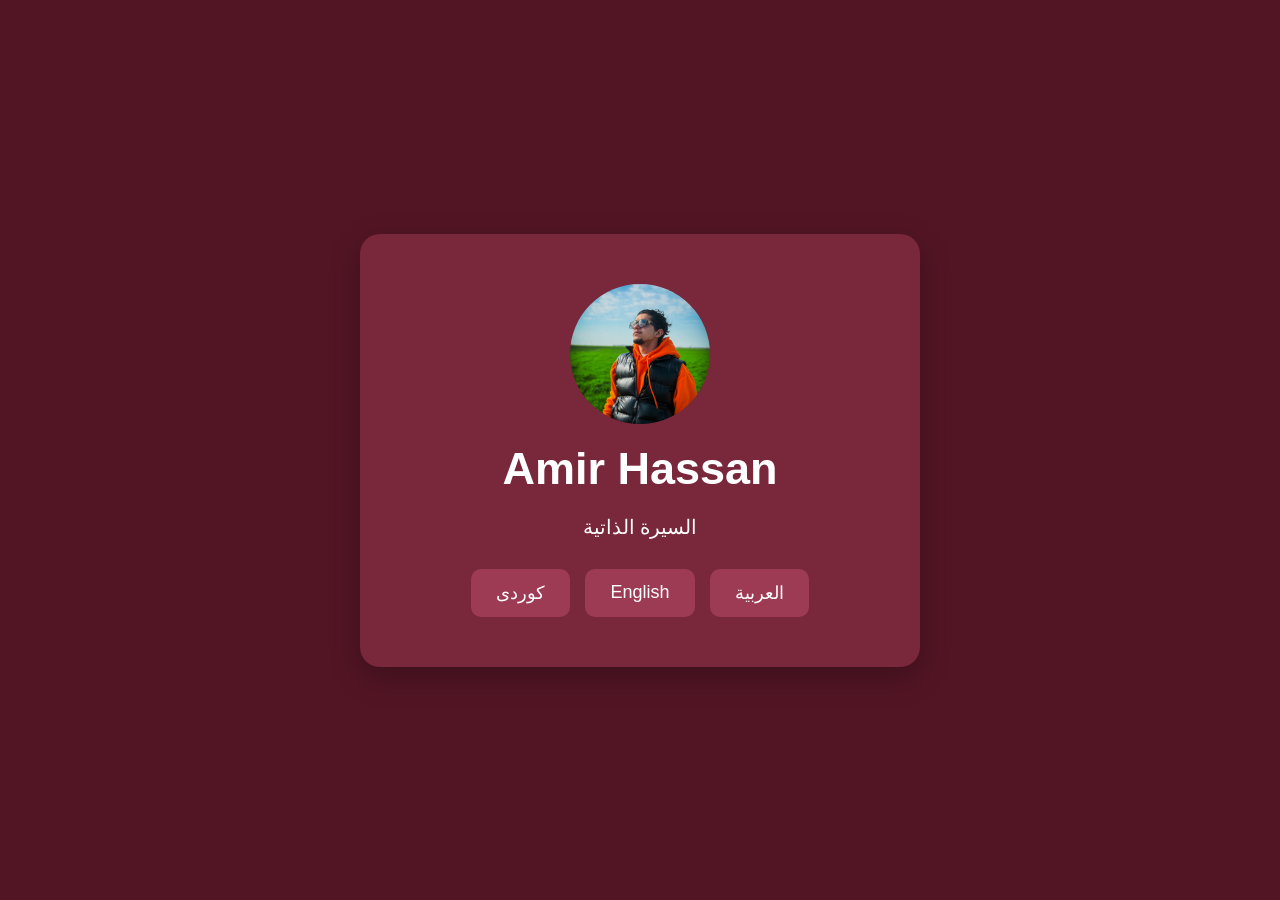
<file: index.html>
<!DOCTYPE html>
<html lang="ar" dir="rtl">

<head>

    <meta charset="UTF-8">
    <meta name="viewport" content="width=device-width, initial-scale=1.0">

    <title>Amir Hassan - CV</title>
    <link rel="stylesheet" href="first.css">

</head>


<body>


    <div class="welcome">
                        <img src="1.JPG" alt="Profile Photo" width="150px">


        <h1>Amir Hassan</h1>

        <p>السيرة الذاتية</p>


        <div class="languages">

            <a href="arabic.html">العربية</a>

            <a href="english.html">English</a>

            <a href="kurdish.html">کوردی</a>

        </div>

    </div>


</body>

</html>
</file>
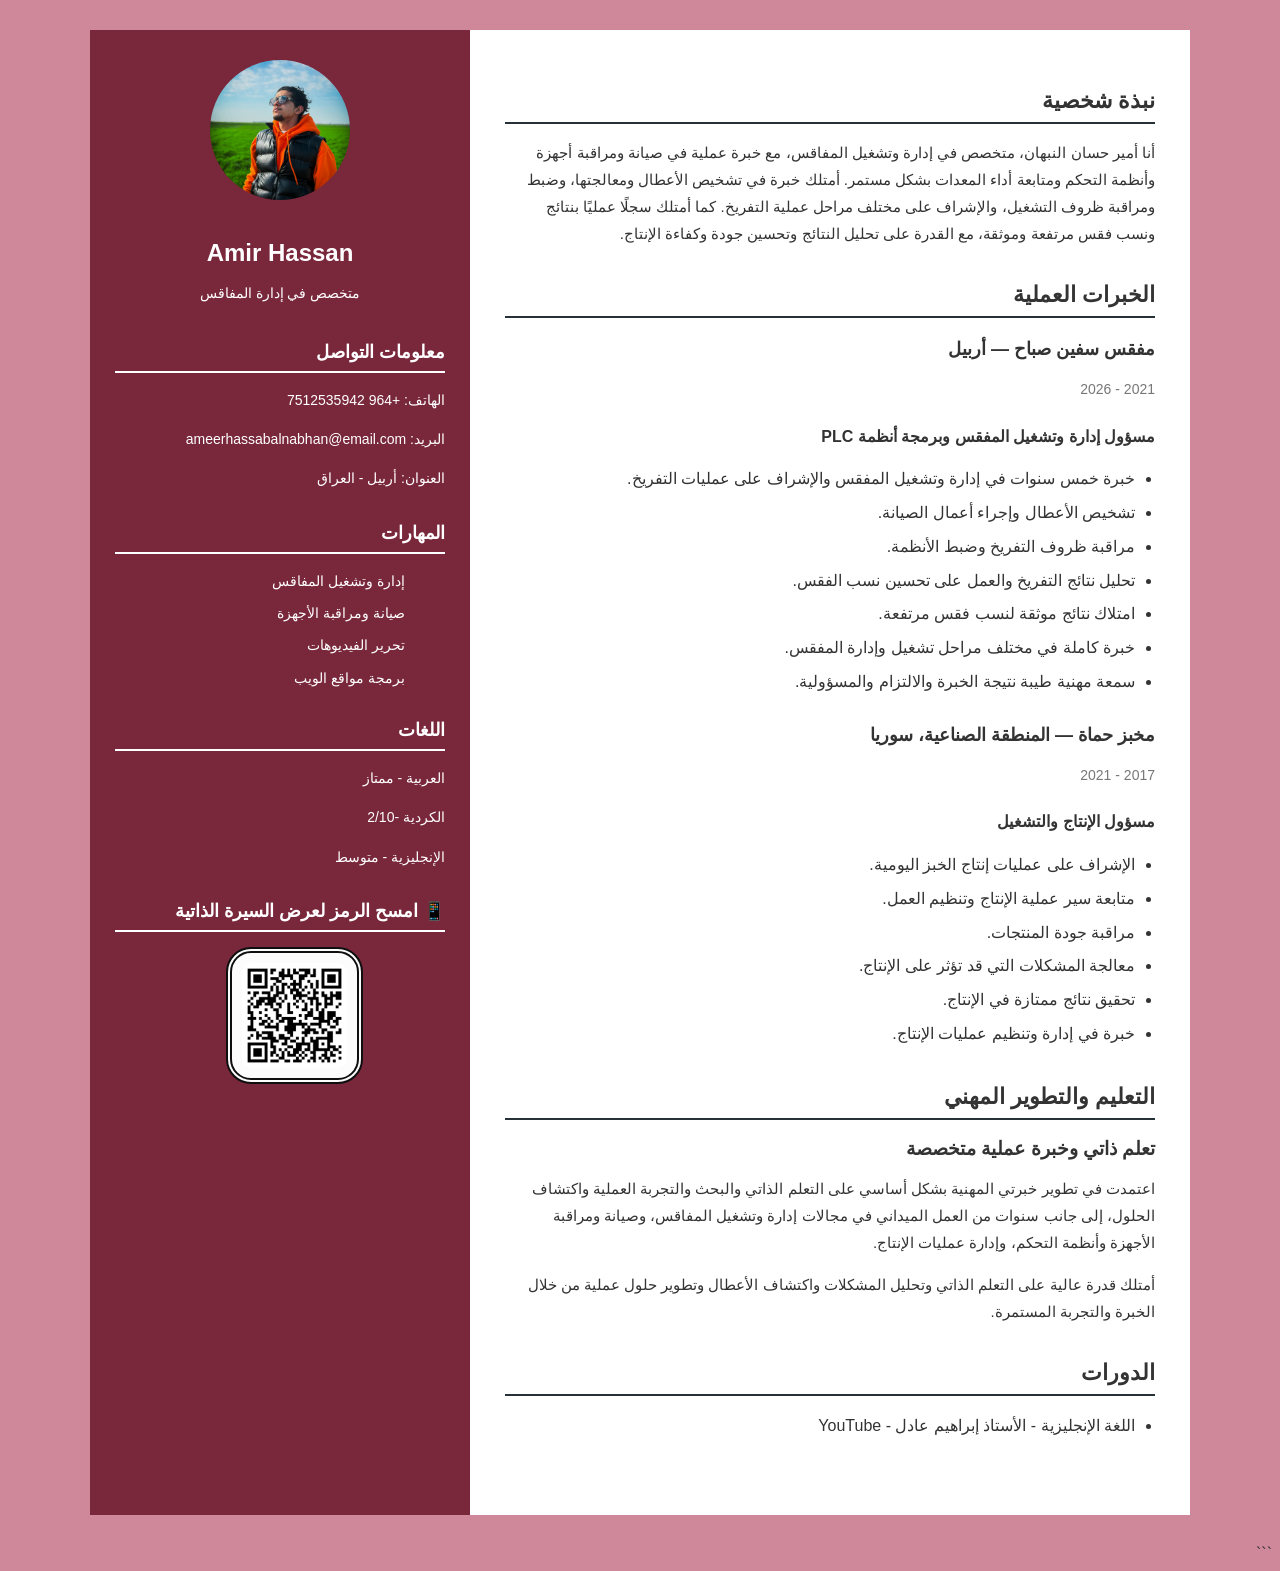
<file: arabic.html>
<!DOCTYPE html>
<html lang="ar" dir="rtl">

<head>
    <meta charset="UTF-8">
    <meta name="viewport" content="width=device-width, initial-scale=1.0">
    <title>السيرة الذاتية - أمير حسان</title>

    <link rel="stylesheet" href="css.css">
</head>

<body>

    <div class="cv">

        <aside class="sidebar">

            <div class="profile">
                <img src="1.JPG" alt="الصورة الشخصية" width="150px">
          
                <h1>Amir Hassan</h1>
                <p>متخصص في إدارة المفاقس</p>
            </div>

            <section class="contact">
                <h2>معلومات التواصل</h2>

                <p>الهاتف: +964 7512535942</p>
                <p>البريد: ameerhassabalnabhan@email.com</p>
                <p>العنوان: أربيل - العراق</p>
            </section>

            <section class="skills">
                <h2>المهارات</h2>

                <ul>
                    <!-- <li>برمجة أنظمة PLC</li> -->
                    <li>إدارة وتشغيل المفاقس</li>
                    <li>صيانة ومراقبة الأجهزة</li>
                    <li>تحرير الفيديوهات</li>
                    <li>برمجة مواقع الويب</li>
                </ul>
            </section>

            <section class="languages">
                <h2>اللغات</h2>

                <p>العربية - ممتاز</p>
                <p>الكردية -2/10</p>
                <p>الإنجليزية - متوسط</p>
            </section>
            <div>
<h2>📱 امسح الرمز لعرض السيرة الذاتية</h2>
                <img id="qr" src="qr-code.png" alt="QR" width="105px">
        </div>        
        </aside>


        <main class="content">

            <section class="about">

                <h2>نبذة شخصية</h2>

                <p>
                    أنا أمير حسان النبهان، متخصص في  
                    إدارة وتشغيل المفاقس، مع خبرة عملية في صيانة ومراقبة
                    أجهزة وأنظمة التحكم ومتابعة أداء المعدات بشكل مستمر.
                    أمتلك خبرة في تشخيص الأعطال ومعالجتها، وضبط ومراقبة
                    ظروف التشغيل، والإشراف على مختلف مراحل عملية التفريخ.
                    كما أمتلك سجلًا عمليًا بنتائج ونسب فقس مرتفعة وموثقة،
                    مع القدرة على تحليل النتائج وتحسين جودة وكفاءة الإنتاج.
                </p>

            </section>


            <section class="experience">

                <h2>الخبرات العملية</h2>

                <article class="job">

                    <h3>مفقس سفين صباح — أربيل</h3>

                    <p class="date">2021 - 2026</p>

                    <h4>مسؤول إدارة وتشغيل المفقس وبرمجة أنظمة PLC</h4>

                    <ul>
                        <li>خبرة خمس سنوات في إدارة وتشغيل المفقس والإشراف على عمليات التفريخ.</li>
                        <!-- <li>برمجة أنظمة PLC ومراقبة أنظمة التحكم والأجهزة.</li> -->
                        <li>تشخيص الأعطال وإجراء أعمال الصيانة.</li>
                        <li>مراقبة ظروف التفريخ وضبط الأنظمة.</li>
                        <li>تحليل نتائج التفريخ والعمل على تحسين نسب الفقس.</li>
                        <li>امتلاك نتائج موثقة لنسب فقس مرتفعة.</li>
                        <li>خبرة كاملة في مختلف مراحل تشغيل وإدارة المفقس.</li>
                        <li>سمعة مهنية طيبة نتيجة الخبرة والالتزام والمسؤولية.</li>
                    </ul>

                </article>


                <article class="job">

                    <h3>مخبز حماة — المنطقة الصناعية، سوريا</h3>

                    <p class="date">2017 - 2021</p>

                    <h4>مسؤول الإنتاج والتشغيل</h4>

                    <ul>
                        <li>الإشراف على عمليات إنتاج الخبز اليومية.</li>
                        <li>متابعة سير عملية الإنتاج وتنظيم العمل.</li>
                        <li>مراقبة جودة المنتجات.</li>
                        <li>معالجة المشكلات التي قد تؤثر على الإنتاج.</li>
                        <li>تحقيق نتائج ممتازة في الإنتاج.</li>
                        <li>خبرة في إدارة وتنظيم عمليات الإنتاج.</li>
                    </ul>

                </article>

            </section>


            <section class="education">

                <h2>التعليم والتطوير المهني</h2>

                <article>

                    <h3>تعلم ذاتي وخبرة عملية متخصصة</h3>

                    <p>
                        اعتمدت في تطوير خبرتي المهنية بشكل أساسي على التعلم
                        الذاتي والبحث والتجربة العملية واكتشاف الحلول،
                        إلى جانب سنوات من العمل الميداني في مجالات إدارة
                        وتشغيل المفاقس، وصيانة ومراقبة
                        الأجهزة وأنظمة التحكم، وإدارة عمليات الإنتاج.
                    </p>

                    <p>
                        أمتلك قدرة عالية على التعلم الذاتي وتحليل المشكلات
                        واكتشاف الأعطال وتطوير حلول عملية من خلال الخبرة
                        والتجربة المستمرة.
                    </p>

                </article>

            </section>


            <section class="courses">

                <h2>الدورات</h2>

                <ul>
                    <li>اللغة الإنجليزية - الأستاذ إبراهيم عادل - YouTube</li>
                </ul>

            </section>

        </main>

    </div>

</body>
</html>
```
</file>
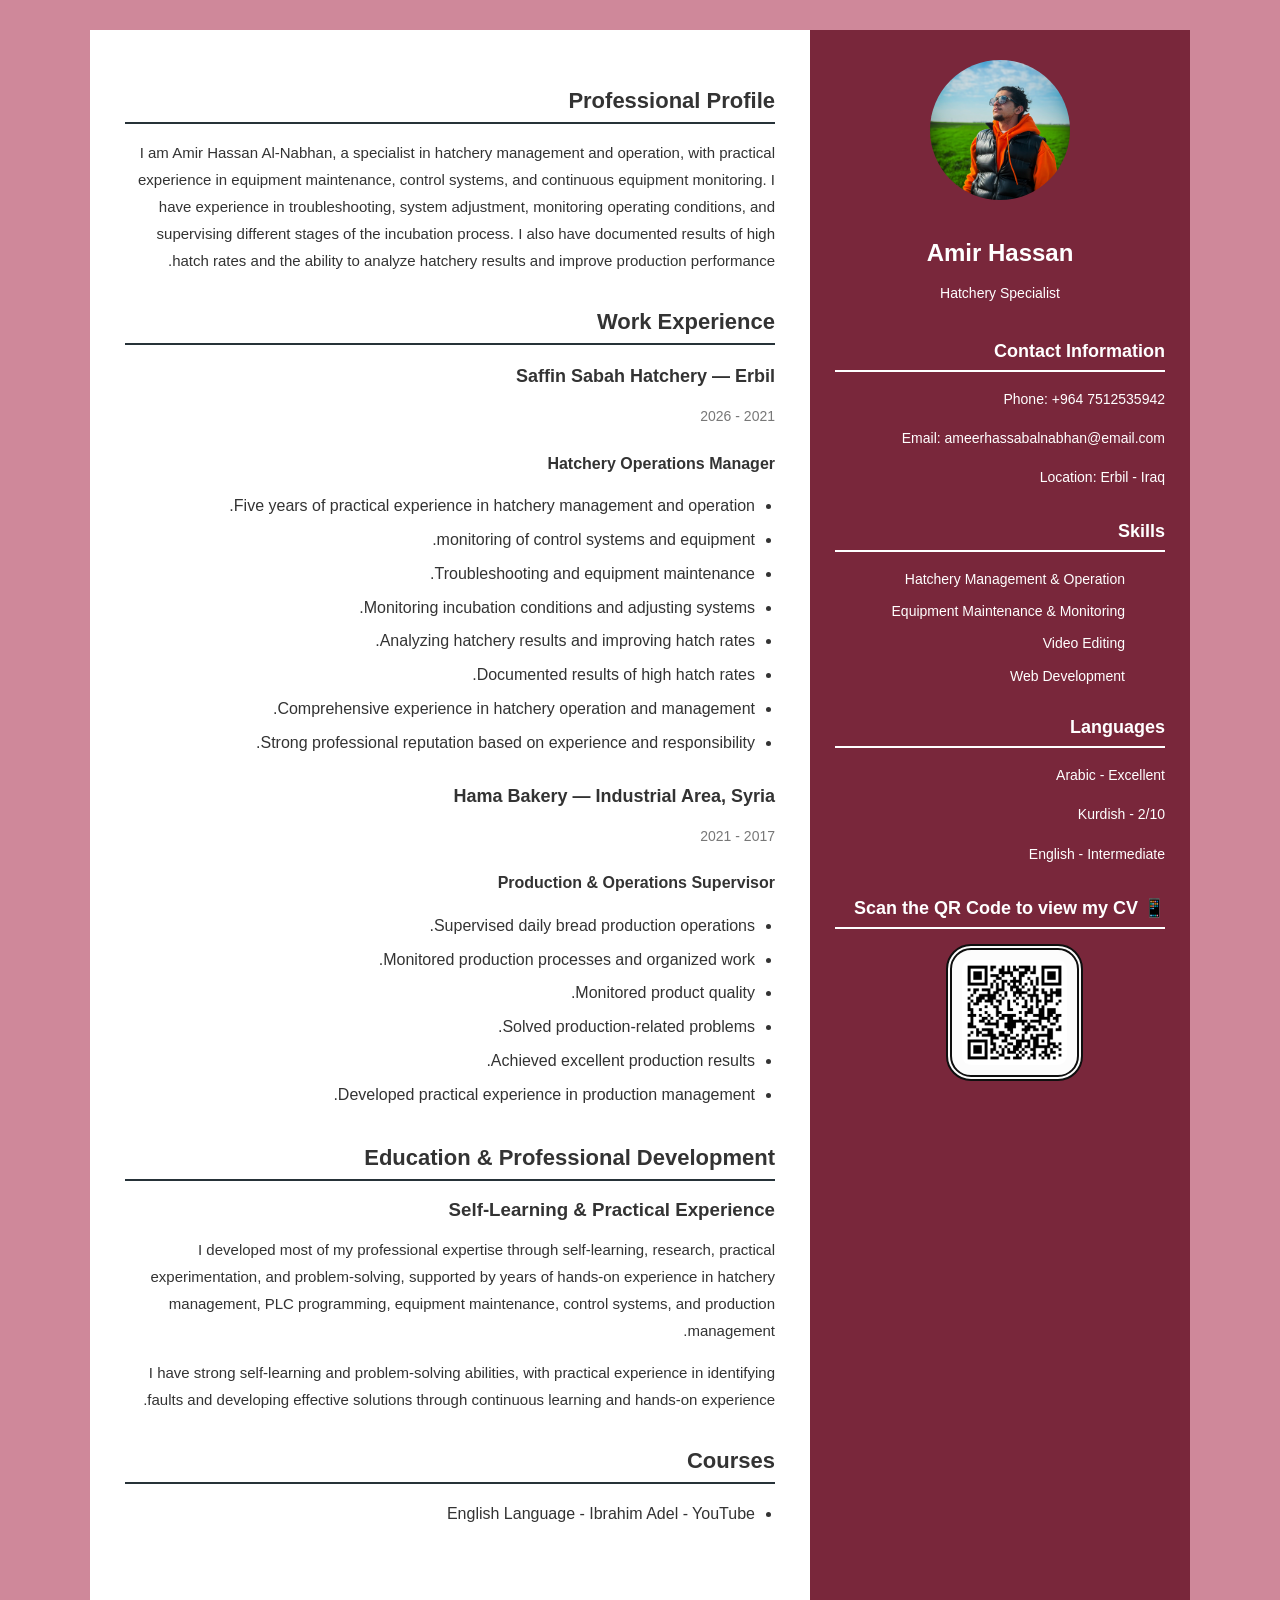
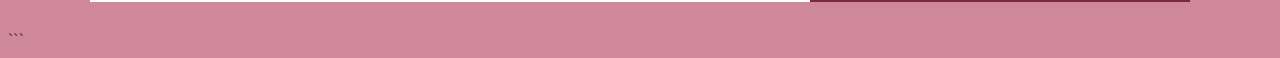
<file: english.html>
<!DOCTYPE html>
<html lang="en" dir="ltr">

<head>
    <meta charset="UTF-8">
    <meta name="viewport" content="width=device-width, initial-scale=1.0">
    <title>CV - Amir Hassan</title>

    <link rel="stylesheet" href="css.css">
</head>

<body>

    <div class="cv">

        <aside class="sidebar">

            <div class="profile">
                <img src="1.JPG" alt="Profile Photo" width="150px">
                <h1>Amir Hassan</h1>
                <p>Hatchery Specialist</p>
            </div>


            <section class="contact">

                <h2>Contact Information</h2>

                <p>Phone: +964 7512535942</p>
                <p>Email: ameerhassabalnabhan@email.com</p>
                <p>Location: Erbil - Iraq</p>

            </section>


            <section class="skills">

                <h2>Skills</h2>

                <ul>
                    <!-- <li>PLC Programming</li> -->
                    <li>Hatchery Management & Operation</li>
                    <li>Equipment Maintenance & Monitoring</li>
                    <li>Video Editing</li>
                    <li>Web Development</li>
                </ul>

            </section>


            <section class="languages">

                <h2>Languages</h2>

                <p>Arabic - Excellent</p>
                <p>Kurdish - 2/10</p>
                <p>English - Intermediate</p>

            </section>
                        <div>
<h2>📱 Scan the QR Code to view my CV</h2>
                <img  id="qr" src="qr-code.png" alt="QR" width="105px">
        </div>  

        </aside>


        <main class="content">


            <section class="about">

                <h2>Professional Profile</h2>

                <p>
                    I am Amir Hassan Al-Nabhan, a specialist in 
                    hatchery management and operation,
                    with practical experience in equipment maintenance,
                    control systems, and continuous equipment monitoring.
                    I have experience in troubleshooting, system
                    adjustment, monitoring operating conditions, and
                    supervising different stages of the incubation process.
                    I also have documented results of high hatch rates
                    and the ability to analyze hatchery results and
                    improve production performance.
                </p>

            </section>


            <section class="experience">

                <h2>Work Experience</h2>


                <article class="job">

                    <h3>Saffin Sabah Hatchery — Erbil</h3>

                    <p class="date">2021 - 2026</p>

                    <h4>Hatchery Operations Manager</h4>

                    <ul>
                        <li>Five years of practical experience in hatchery management and operation.</li>
                        <li> monitoring of control systems and equipment.</li>
                        <li>Troubleshooting and equipment maintenance.</li>
                        <li>Monitoring incubation conditions and adjusting systems.</li>
                        <li>Analyzing hatchery results and improving hatch rates.</li>
                        <li>Documented results of high hatch rates.</li>
                        <li>Comprehensive experience in hatchery operation and management.</li>
                        <li>Strong professional reputation based on experience and responsibility.</li>
                    </ul>

                </article>


                <article class="job">

                    <h3>Hama Bakery — Industrial Area, Syria</h3>

                    <p class="date">2017 - 2021</p>

                    <h4>Production & Operations Supervisor</h4>

                    <ul>
                        <li>Supervised daily bread production operations.</li>
                        <li>Monitored production processes and organized work.</li>
                        <li>Monitored product quality.</li>
                        <li>Solved production-related problems.</li>
                        <li>Achieved excellent production results.</li>
                        <li>Developed practical experience in production management.</li>
                    </ul>

                </article>

            </section>


            <section class="education">

                <h2>Education & Professional Development</h2>

                <article>

                    <h3>Self-Learning & Practical Experience</h3>

                    <p>
                        I developed most of my professional expertise
                        through self-learning, research, practical
                        experimentation, and problem-solving, supported
                        by years of hands-on experience in hatchery
                        management, PLC programming, equipment
                        maintenance, control systems, and production
                        management.
                    </p>

                    <p>
                        I have strong self-learning and problem-solving
                        abilities, with practical experience in identifying
                        faults and developing effective solutions through
                        continuous learning and hands-on experience.
                    </p>

                </article>

            </section>


            <section class="courses">

                <h2>Courses</h2>

                <ul>
                    <li>English Language - Ibrahim Adel - YouTube</li>
                </ul>

            </section>


        </main>

    </div>

</body>
</html>
```
</file>
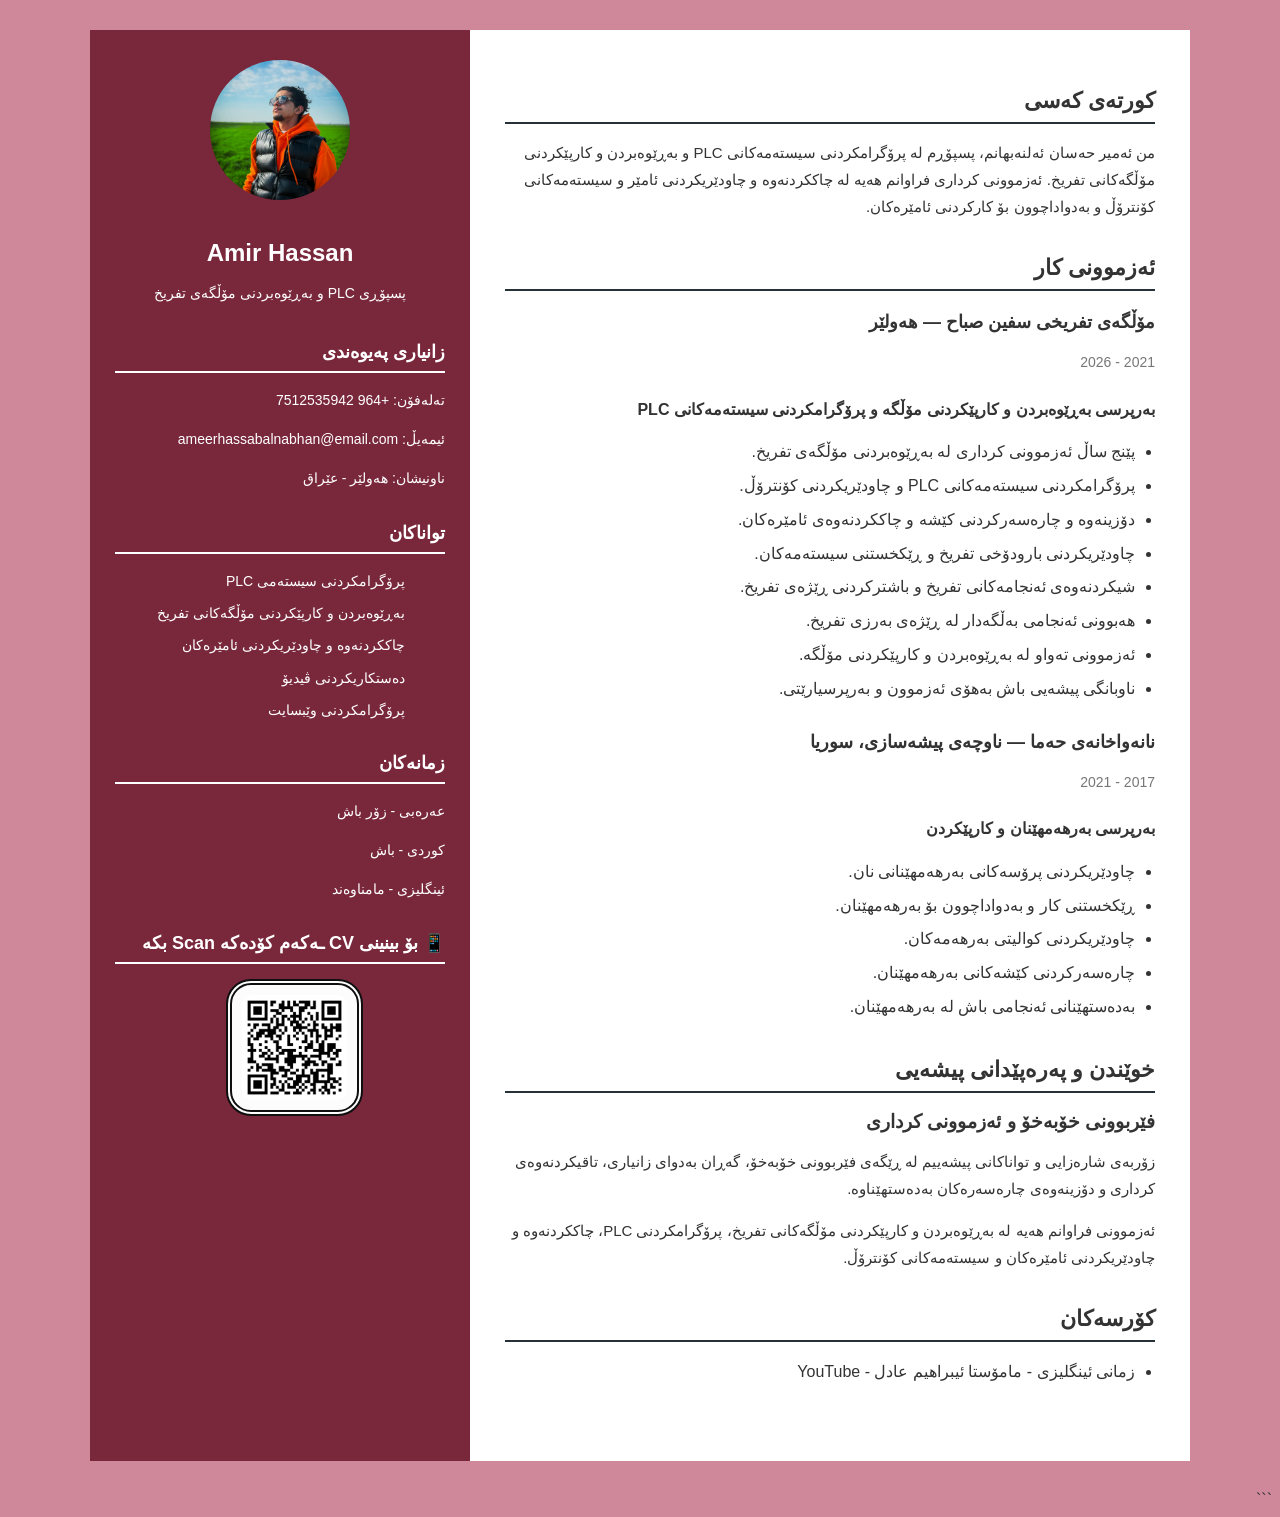
<file: kurdish.html>
<!DOCTYPE html>
<html lang="ku" dir="rtl">

<head>
    <meta charset="UTF-8">
    <meta name="viewport" content="width=device-width, initial-scale=1.0">
    <title>CV - ئەمیر حەسان</title>

    <link rel="stylesheet" href="css.css">
</head>

<body>

    <div class="cv">

        <aside class="sidebar">

            <div class="profile">
                <img src="1.JPG" alt="وێنەی کەسی" width="150px">
                <h1>Amir Hassan</h1>
                <p>پسپۆڕی PLC و بەڕێوەبردنی مۆڵگەی تفریخ</p>
            </div>

            <section class="contact">

                <h2>زانیاری پەیوەندی</h2>

                <p>تەلەفۆن: +964 7512535942</p>
                <p>ئیمەیڵ: ameerhassabalnabhan@email.com</p>
                <p>ناونیشان: هەولێر - عێراق</p>

            </section>


            <section class="skills">

                <h2>تواناکان</h2>

                <ul>
                    <li>پرۆگرامکردنی سیستەمی PLC</li>
                    <li>بەڕێوەبردن و کارپێکردنی مۆڵگەکانی تفریخ</li>
                    <li>چاککردنەوە و چاودێریکردنی ئامێرەکان</li>
                    <li>دەستکاریکردنی ڤیدیۆ</li>
                    <li>پرۆگرامکردنی وێبسایت</li>
                </ul>

            </section>


            <section class="languages">

                <h2>زمانەکان</h2>

                <p>عەرەبی - زۆر باش</p>
                <p>کوردی - باش</p>
                <p>ئینگلیزی - مامناوەند</p>

            </section>
                        <div>
<h2>📱 بۆ بینینی CV ـەکەم کۆدەکە Scan بکە</h2>
                <img  id="qr" src="qr-code.png" alt="QR" width="105px">
        </div>     

        </aside>


        <main class="content">

            <section class="about">

                <h2>کورتەی کەسی</h2>

                <p>
                    من ئەمیر حەسان ئەلنەبهانم، پسپۆڕم لە پرۆگرامکردنی
                    سیستەمەکانی PLC و بەڕێوەبردن و کارپێکردنی مۆڵگەکانی
                    تفریخ. ئەزموونی کرداری فراوانم هەیە لە چاککردنەوە
                    و چاودێریکردنی ئامێر و سیستەمەکانی کۆنترۆڵ و
                    بەدواداچوون بۆ کارکردنی ئامێرەکان.
                </p>

            </section>


            <section class="experience">

                <h2>ئەزموونی کار</h2>

                <article class="job">

                    <h3>مۆڵگەی تفریخی سفین صباح — هەولێر</h3>

                    <p class="date">2021 - 2026</p>

                    <h4>
                        بەرپرسی بەڕێوەبردن و کارپێکردنی مۆڵگە و
                        پرۆگرامکردنی سیستەمەکانی PLC
                    </h4>

                    <ul>
                        <li>پێنج ساڵ ئەزموونی کرداری لە بەڕێوەبردنی مۆڵگەی تفریخ.</li>
                        <li>پرۆگرامکردنی سیستەمەکانی PLC و چاودێریکردنی کۆنترۆڵ.</li>
                        <li>دۆزینەوە و چارەسەرکردنی کێشە و چاککردنەوەی ئامێرەکان.</li>
                        <li>چاودێریکردنی بارودۆخی تفریخ و ڕێکخستنی سیستەمەکان.</li>
                        <li>شیکردنەوەی ئەنجامەکانی تفریخ و باشترکردنی ڕێژەی تفریخ.</li>
                        <li>هەبوونی ئەنجامی بەڵگەدار لە ڕێژەی بەرزی تفریخ.</li>
                        <li>ئەزموونی تەواو لە بەڕێوەبردن و کارپێکردنی مۆڵگە.</li>
                        <li>ناوبانگی پیشەیی باش بەهۆی ئەزموون و بەرپرسیارێتی.</li>
                    </ul>

                </article>


                <article class="job">

                    <h3>نانەواخانەی حەما — ناوچەی پیشەسازی، سوریا</h3>

                    <p class="date">2017 - 2021</p>

                    <h4>بەرپرسی بەرهەمهێنان و کارپێکردن</h4>

                    <ul>
                        <li>چاودێریکردنی پرۆسەکانی بەرهەمهێنانی نان.</li>
                        <li>ڕێکخستنی کار و بەدواداچوون بۆ بەرهەمهێنان.</li>
                        <li>چاودێریکردنی کوالیتی بەرهەمەکان.</li>
                        <li>چارەسەرکردنی کێشەکانی بەرهەمهێنان.</li>
                        <li>بەدەستهێنانی ئەنجامی باش لە بەرهەمهێنان.</li>
                    </ul>

                </article>

            </section>


            <section class="education">

                <h2>خوێندن و پەرەپێدانی پیشەیی</h2>

                <article>

                    <h3>فێربوونی خۆبەخۆ و ئەزموونی کرداری</h3>

                    <p>
                        زۆربەی شارەزایی و تواناکانی پیشەییم لە ڕێگەی
                        فێربوونی خۆبەخۆ، گەڕان بەدوای زانیاری،
                        تاقیکردنەوەی کرداری و دۆزینەوەی چارەسەرەکان
                        بەدەستهێناوە.
                    </p>

                    <p>
                        ئەزموونی فراوانم هەیە لە بەڕێوەبردن و کارپێکردنی
                        مۆڵگەکانی تفریخ، پرۆگرامکردنی PLC، چاککردنەوە
                        و چاودێریکردنی ئامێرەکان و سیستەمەکانی کۆنترۆڵ.
                    </p>

                </article>

            </section>


            <section class="courses">

                <h2>کۆرسەکان</h2>

                <ul>
                    <li>زمانی ئینگلیزی - مامۆستا ئیبراهیم عادل - YouTube</li>
                </ul>

            </section>

        </main>

    </div>

</body>
</html>
```
</file>
<file: first.css>
body {
            margin: 0;
            min-height: 100vh;

            background-color: #521524;

            display: flex;
            justify-content: center;
            align-items: center;

            font-family: Arial, Tahoma, sans-serif;
        }


        /* النافذة */

        .welcome {
            width: 500px;

            padding: 50px 30px;

            text-align: center;

            background-color: #79273b;

            border-radius: 20px;

            box-shadow: 0 10px 30px rgba(0, 0, 0, 0.25);
        }


        /* الاسم */

        .welcome h1 {
            margin: 0 0 15px;

            font-size: 45px;

            color: rgb(255, 255, 255);
        }

        img {
    width: 140px;
    height: 140px;
    object-fit: cover;
    border-radius: 50%;
    margin-bottom: 15px;
}

        /* النص */

        .welcome p {
            margin-bottom: 30px;

            font-size: 20px;

            color: white;
        }


        /* مكان الأزرار */

        .languages {
            display: flex;

            justify-content: center;

            gap: 15px;

            flex-wrap: wrap;
        }


        /* أزرار اللغات */

        .languages a {
            display: inline-block;

            padding: 13px 25px;

            background-color: #9d3b55;

            color: white;

            text-decoration: none;

            border-radius: 10px;

            font-size: 18px;

            transition: 0.3s;
        }


        /* عندما تضع الماوس على الزر */

        .languages a:hover {
            background-color: #9d3b55;

            transform: translateY(-3px);
        }


        /* للموبايل */

        @media (max-width: 600px) {

            .welcome {
                width: 80%;

                padding: 40px 20px;
            }

            .welcome h1 {
                font-size: 35px;
            }

            .welcome p {
                font-size: 18px;
            }

            .languages {
                flex-direction: column;
            }

            .languages a {
                width: auto;
            }

        }
</file>
<file: css.css>
```css
* {
    box-sizing: border-box;
    margin: 0;
    padding: 0;
}


body {
    font-family: Arial, Tahoma, sans-serif;
    background-color: #cf889a;
    color: #333;
}
#qr{
    background-color: #fcfcfc;
    padding: 10px;
    border: double rgb(15, 15, 15) 6px;
    margin-right: 25%;
    border-radius: 25px;
}

/* =========================
   CV
   ========================= */

.cv {
    width: 100%;
    max-width: 1100px;
    min-height: 1100px;

    margin: 30px auto;

    display: flex;
    flex-direction: row-reverse;

    background-color: white;

    overflow: hidden;
}


/* =========================
   Sidebar
   ========================= */

.sidebar {
    width: 30%;

    background-color: #79273b;
    color: white;

    padding: 30px 25px;

    direction: rtl;

    flex-shrink: 0;
}


.profile {
    text-align: center;
    margin-bottom: 35px;
}


.profile img {
    width: 140px;
    height: 140px;

    object-fit: cover;

    border-radius: 50%;

    margin-bottom: 15px;

    max-width: 100%;

    transition: 0.5s;
}

img:hover {

    transform: translateY(-5px);

    border-radius: 10%;

    border: white 3px solid;

    padding: 5px;    

    width: 800px;

    height: 400px;

    text-align: center;
}


.profile h1 {
    font-size: 24px;
    margin-bottom: 8px;

    word-break: break-word;
}


.profile p {
    font-size: 15px;

    line-height: 1.6;
}


/* =========================
   Sidebar Sections
   ========================= */

.sidebar section {
    margin-bottom: 30px;
}


.sidebar h2 {
    font-size: 18px;

    border-bottom: 2px solid white;

    padding-bottom: 8px;

    margin-bottom: 15px;
}


.sidebar p {
    font-size: 14px;

    line-height: 1.8;

    margin-bottom: 5px;

    overflow-wrap: anywhere;
}


.sidebar ul {
    list-style: none;
}


.sidebar li {
    margin-bottom: 10px;

    font-size: 14px;

    line-height: 1.6;
}


/* =========================
   Main Content
   ========================= */

.content {
    width: 70%;

    padding: 40px 35px;

    direction: rtl;

    min-width: 0;
}


.content section {
    margin-bottom: 35px;
}


.content h2 {
    font-size: 22px;

    margin-bottom: 15px;

    padding-bottom: 8px;

    border-bottom: 2px solid #263238;
}


.content p {
    line-height: 1.8;

    font-size: 15px;

    overflow-wrap: anywhere;
}


/* =========================
   Experience
   ========================= */

.job {
    margin-bottom: 25px;
}


.job h3 {
    font-size: 18px;

    margin-bottom: 5px;

    line-height: 1.5;
}


.job h4 {
    line-height: 1.6;

    margin-bottom: 10px;
}


.job ul {
    padding-right: 20px;
}


.job li {
    line-height: 1.8;

    margin-bottom: 5px;
}


.date {
    font-size: 14px !important;

    color: #777;

    margin-bottom: 8px;
}


/* =========================
   Education
   ========================= */

.education h3 {
    margin-bottom: 5px;
}


/* =========================
   Courses
   ========================= */

.courses ul {
    padding-right: 20px;
}


.courses li {
    margin-bottom: 8px;

    line-height: 1.7;
}


/* =====================================================
   Tablet
   ===================================================== */

@media (max-width: 900px) {

    .cv {
        width: 100%;

        margin: 0;

        min-height: 100vh;
    }


    .sidebar {
        width: 32%;

        padding: 25px 18px;
    }


    .content {
        width: 68%;

        padding: 30px 25px;
    }


    .profile img {
        width: 120px;
        height: 120px;
    }


    .profile h1 {
        font-size: 21px;
    }


    .sidebar h2 {
        font-size: 17px;
    }


    .sidebar p,
    .sidebar li {
        font-size: 13px;
    }


    .content h2 {
        font-size: 20px;
    }


    .content p,
    .content li {
        font-size: 14px;
    }

}


/* =====================================================
   Mobile
   ===================================================== */

@media (max-width: 700px) {

    body {
        background-color: white;

        width: 100%;

        overflow-x: hidden;
    }


    .cv {
        width: 100%;

        max-width: 100%;

        margin: 0;

        min-height: auto;

        display: flex;

        flex-direction: column;

        overflow: visible;

        box-shadow: none;
    }


    /* =========================
       Sidebar
       ========================= */

    .sidebar {
        width: 100%;

        padding: 30px 20px;

        text-align: center;
    }


    .profile {
        margin-bottom: 30px;
    }


    .profile img {
        width: 120px;
        height: 120px;

        margin-bottom: 12px;
    }


    .profile h1 {
        font-size: 27px;

        margin-bottom: 7px;
    }


    .profile p {
        font-size: 16px;

        line-height: 1.6;
    }


    /* Sidebar sections */

    .sidebar section {
        margin-bottom: 25px;
    }


    .sidebar h2 {
        font-size: 19px;

        margin-bottom: 12px;
    }


    .sidebar p {
        font-size: 15px;

        line-height: 1.8;

        overflow-wrap: anywhere;
    }


    .sidebar ul {
        padding: 0;
    }


    .sidebar li {
        font-size: 15px;

        line-height: 1.7;

        margin-bottom: 8px;
    }


    /* =========================
       Main Content
       ========================= */

    .content {
        width: 100%;

        max-width: 100%;

        padding: 30px 20px;

        min-width: 0;
    }


    .content section {
        margin-bottom: 30px;
    }


    .content h2 {
        font-size: 22px;

        margin-bottom: 15px;

        padding-bottom: 8px;
    }


    .content h3 {
        font-size: 19px;

        line-height: 1.5;
    }


    .content h4 {
        font-size: 16px;

        line-height: 1.6;
    }


    .content p {
        font-size: 16px;

        line-height: 1.9;

        overflow-wrap: anywhere;
    }


    .job {
        margin-bottom: 30px;
    }


    .job ul {
        padding-right: 20px;
    }


    .job li {
        font-size: 15px;

        line-height: 1.8;

        margin-bottom: 7px;
    }


    .date {
        font-size: 14px !important;
    }


    .courses li {
        font-size: 15px;

        line-height: 1.8;
    }

}


/* =====================================================
   Small Mobile
   ===================================================== */

@media (max-width: 400px) {

    .sidebar {
        padding: 25px 15px;
    }


    .profile img {
        width: 105px;
        height: 105px;
    }


    .profile h1 {
        font-size: 24px;
    }


    .content {
        padding: 25px 15px;
    }


    .content h2 {
        font-size: 20px;
    }


    .content h3 {
        font-size: 18px;
    }


    .content p,
    .content li {
        font-size: 15px;
    }

}


/* =========================
   Print
   ========================= */

@media print {

    body {
        background-color: white;
    }


    .cv {
        width: 100%;

        max-width: none;

        margin: 0;

        box-shadow: none;
    }

}
```
</file>
